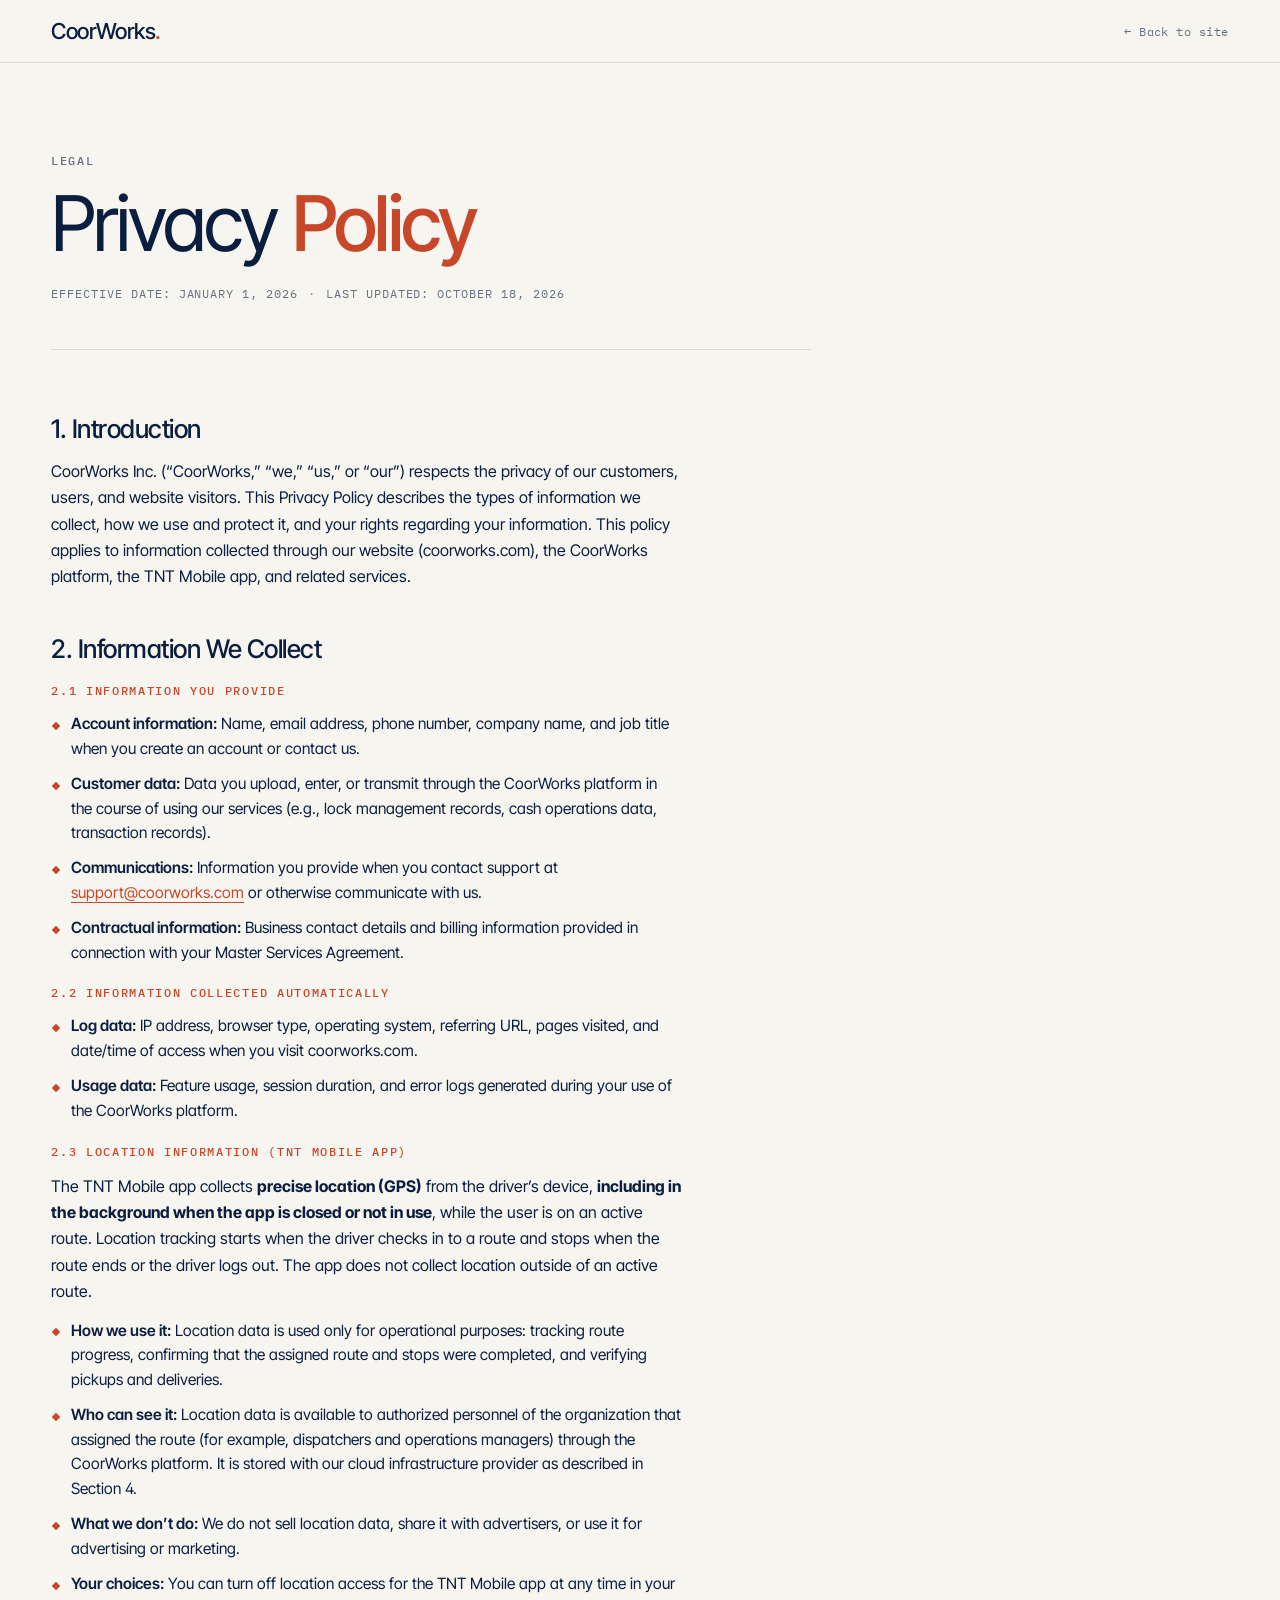
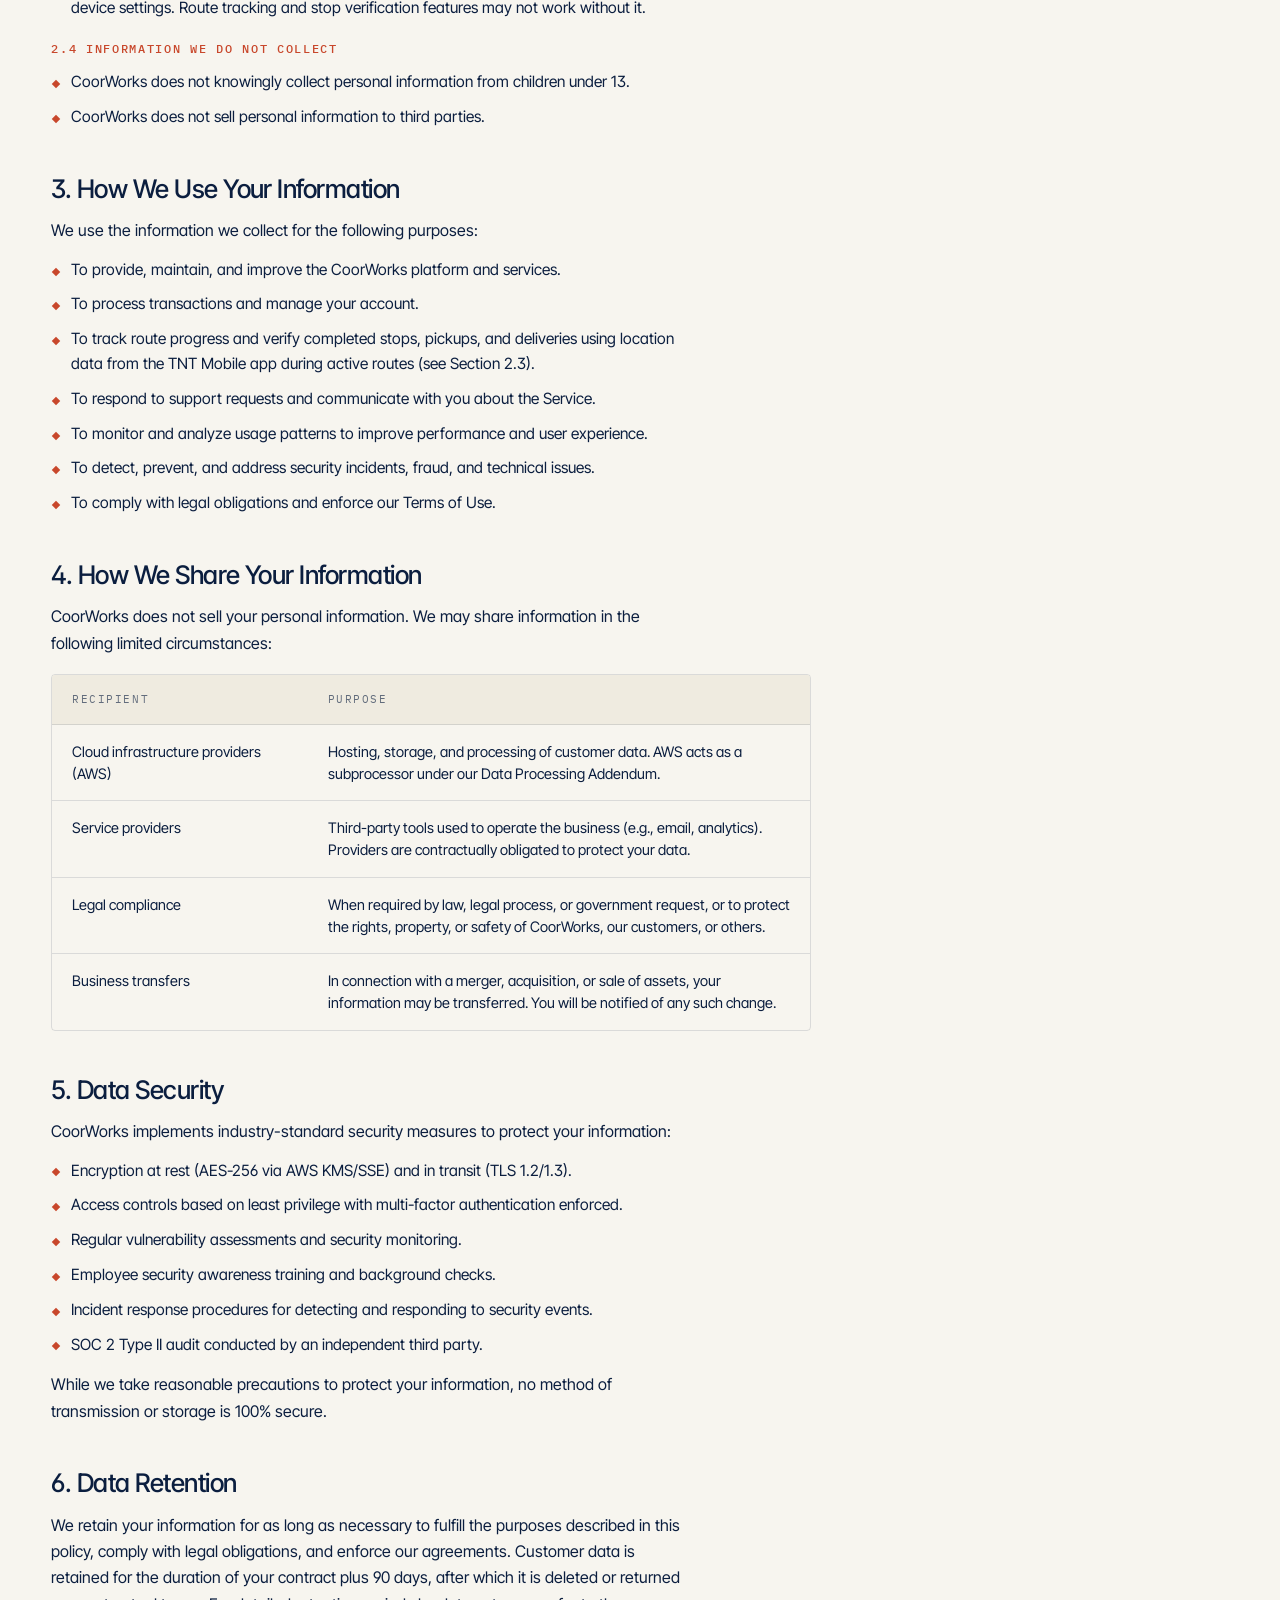
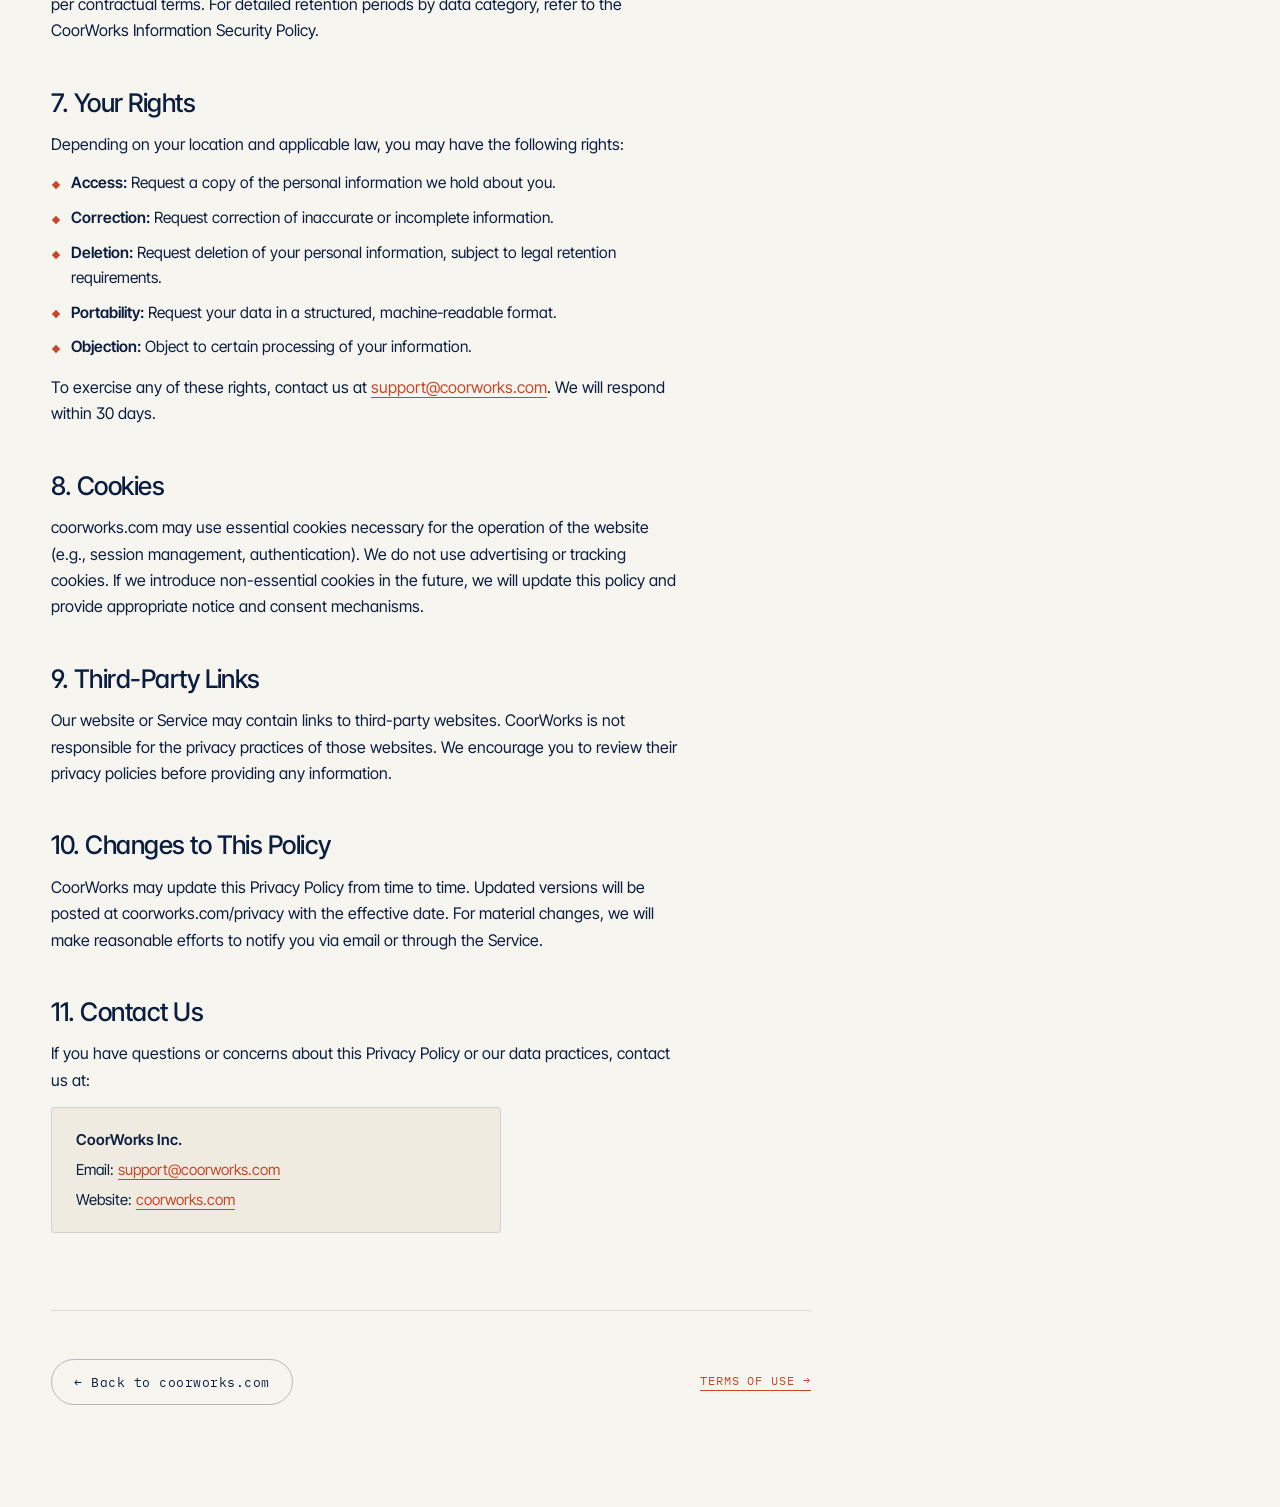
<file: privacy.html>
<!doctype html>
<html lang="en">
<head>
<meta charset="utf-8"/>
<meta name="viewport" content="width=device-width,initial-scale=1"/>
<title>Privacy Policy — CoorWorks</title>
<link rel="icon" type="image/png" sizes="32x32" href="assets/favicon-32.png?v=2"/>
<link rel="icon" type="image/png" sizes="16x16" href="assets/favicon-16.png?v=2"/>
<link rel="apple-touch-icon" sizes="180x180" href="assets/apple-touch-icon.png?v=2"/>
<link rel="preconnect" href="https://fonts.googleapis.com"/>
<link rel="preconnect" href="https://fonts.gstatic.com" crossorigin/>
<link href="https://fonts.googleapis.com/css2?family=Inter+Tight:wght@300;400;500;600;700;800&family=IBM+Plex+Mono:wght@400;500;600&family=Instrument+Serif:ital@0;1&display=swap" rel="stylesheet"/>
<link rel="stylesheet" href="styles.css?v=5"/>
<link rel="stylesheet" href="legal.css?v=1"/>
</head>
<body class="legal-body">
  <header class="legal-nav">
    <div class="container legal-nav__inner">
      <a class="legal-nav__home" href="index.html" aria-label="CoorWorks home">
        <span class="legal-nav__wordmark">CoorWorks<span class="accent">.</span></span>
      </a>
      <a class="legal-nav__back" href="index.html">← Back to site</a>
    </div>
  </header>

  <main class="legal">
    <div class="container">
      <div class="legal__head">
        <div class="eyebrow">Legal</div>
        <h1 class="legal__title">Privacy <span class="accent">Policy</span></h1>
        <div class="legal__meta">
          <span>Effective Date: January 1, 2026</span>
          <span class="sep">·</span>
          <span>Last Updated: October 18, 2026</span>
        </div>
      </div>

      <div class="legal__body">
        <section>
          <h2>1. Introduction</h2>
          <p>CoorWorks Inc. (&ldquo;CoorWorks,&rdquo; &ldquo;we,&rdquo; &ldquo;us,&rdquo; or &ldquo;our&rdquo;) respects the privacy of our customers, users, and website visitors. This Privacy Policy describes the types of information we collect, how we use and protect it, and your rights regarding your information. This policy applies to information collected through our website (coorworks.com), the CoorWorks platform, the TNT Mobile app, and related services.</p>
        </section>

        <section>
          <h2>2. Information We Collect</h2>
          <h3>2.1 Information You Provide</h3>
          <ul>
            <li><strong>Account information:</strong> Name, email address, phone number, company name, and job title when you create an account or contact us.</li>
            <li><strong>Customer data:</strong> Data you upload, enter, or transmit through the CoorWorks platform in the course of using our services (e.g., lock management records, cash operations data, transaction records).</li>
            <li><strong>Communications:</strong> Information you provide when you contact support at <a href="mailto:support@coorworks.com">support@coorworks.com</a> or otherwise communicate with us.</li>
            <li><strong>Contractual information:</strong> Business contact details and billing information provided in connection with your Master Services Agreement.</li>
          </ul>
          <h3>2.2 Information Collected Automatically</h3>
          <ul>
            <li><strong>Log data:</strong> IP address, browser type, operating system, referring URL, pages visited, and date/time of access when you visit coorworks.com.</li>
            <li><strong>Usage data:</strong> Feature usage, session duration, and error logs generated during your use of the CoorWorks platform.</li>
          </ul>
          <h3>2.3 Location Information (TNT Mobile App)</h3>
          <p>The TNT Mobile app collects <strong>precise location (GPS)</strong> from the driver&rsquo;s device, <strong>including in the background when the app is closed or not in use</strong>, while the user is on an active route. Location tracking starts when the driver checks in to a route and stops when the route ends or the driver logs out. The app does not collect location outside of an active route.</p>
          <ul>
            <li><strong>How we use it:</strong> Location data is used only for operational purposes: tracking route progress, confirming that the assigned route and stops were completed, and verifying pickups and deliveries.</li>
            <li><strong>Who can see it:</strong> Location data is available to authorized personnel of the organization that assigned the route (for example, dispatchers and operations managers) through the CoorWorks platform. It is stored with our cloud infrastructure provider as described in Section 4.</li>
            <li><strong>What we don&rsquo;t do:</strong> We do not sell location data, share it with advertisers, or use it for advertising or marketing.</li>
            <li><strong>Your choices:</strong> You can turn off location access for the TNT Mobile app at any time in your device settings. Route tracking and stop verification features may not work without it.</li>
          </ul>
          <h3>2.4 Information We Do Not Collect</h3>
          <ul>
            <li>CoorWorks does not knowingly collect personal information from children under 13.</li>
            <li>CoorWorks does not sell personal information to third parties.</li>
          </ul>
        </section>

        <section>
          <h2>3. How We Use Your Information</h2>
          <p>We use the information we collect for the following purposes:</p>
          <ul>
            <li>To provide, maintain, and improve the CoorWorks platform and services.</li>
            <li>To process transactions and manage your account.</li>
            <li>To track route progress and verify completed stops, pickups, and deliveries using location data from the TNT Mobile app during active routes (see Section 2.3).</li>
            <li>To respond to support requests and communicate with you about the Service.</li>
            <li>To monitor and analyze usage patterns to improve performance and user experience.</li>
            <li>To detect, prevent, and address security incidents, fraud, and technical issues.</li>
            <li>To comply with legal obligations and enforce our Terms of Use.</li>
          </ul>
        </section>

        <section>
          <h2>4. How We Share Your Information</h2>
          <p>CoorWorks does not sell your personal information. We may share information in the following limited circumstances:</p>
          <div class="legal__table">
            <div class="legal__table-row legal__table-row--head">
              <div>Recipient</div>
              <div>Purpose</div>
            </div>
            <div class="legal__table-row">
              <div>Cloud infrastructure providers (AWS)</div>
              <div>Hosting, storage, and processing of customer data. AWS acts as a subprocessor under our Data Processing Addendum.</div>
            </div>
            <div class="legal__table-row">
              <div>Service providers</div>
              <div>Third-party tools used to operate the business (e.g., email, analytics). Providers are contractually obligated to protect your data.</div>
            </div>
            <div class="legal__table-row">
              <div>Legal compliance</div>
              <div>When required by law, legal process, or government request, or to protect the rights, property, or safety of CoorWorks, our customers, or others.</div>
            </div>
            <div class="legal__table-row">
              <div>Business transfers</div>
              <div>In connection with a merger, acquisition, or sale of assets, your information may be transferred. You will be notified of any such change.</div>
            </div>
          </div>
        </section>

        <section>
          <h2>5. Data Security</h2>
          <p>CoorWorks implements industry-standard security measures to protect your information:</p>
          <ul>
            <li>Encryption at rest (AES-256 via AWS KMS/SSE) and in transit (TLS 1.2/1.3).</li>
            <li>Access controls based on least privilege with multi-factor authentication enforced.</li>
            <li>Regular vulnerability assessments and security monitoring.</li>
            <li>Employee security awareness training and background checks.</li>
            <li>Incident response procedures for detecting and responding to security events.</li>
            <li>SOC 2 Type II audit conducted by an independent third party.</li>
          </ul>
          <p>While we take reasonable precautions to protect your information, no method of transmission or storage is 100% secure.</p>
        </section>

        <section>
          <h2>6. Data Retention</h2>
          <p>We retain your information for as long as necessary to fulfill the purposes described in this policy, comply with legal obligations, and enforce our agreements. Customer data is retained for the duration of your contract plus 90 days, after which it is deleted or returned per contractual terms. For detailed retention periods by data category, refer to the CoorWorks Information Security Policy.</p>
        </section>

        <section>
          <h2>7. Your Rights</h2>
          <p>Depending on your location and applicable law, you may have the following rights:</p>
          <ul>
            <li><strong>Access:</strong> Request a copy of the personal information we hold about you.</li>
            <li><strong>Correction:</strong> Request correction of inaccurate or incomplete information.</li>
            <li><strong>Deletion:</strong> Request deletion of your personal information, subject to legal retention requirements.</li>
            <li><strong>Portability:</strong> Request your data in a structured, machine-readable format.</li>
            <li><strong>Objection:</strong> Object to certain processing of your information.</li>
          </ul>
          <p>To exercise any of these rights, contact us at <a href="mailto:support@coorworks.com">support@coorworks.com</a>. We will respond within 30 days.</p>
        </section>

        <section>
          <h2>8. Cookies</h2>
          <p>coorworks.com may use essential cookies necessary for the operation of the website (e.g., session management, authentication). We do not use advertising or tracking cookies. If we introduce non-essential cookies in the future, we will update this policy and provide appropriate notice and consent mechanisms.</p>
        </section>

        <section>
          <h2>9. Third-Party Links</h2>
          <p>Our website or Service may contain links to third-party websites. CoorWorks is not responsible for the privacy practices of those websites. We encourage you to review their privacy policies before providing any information.</p>
        </section>

        <section>
          <h2>10. Changes to This Policy</h2>
          <p>CoorWorks may update this Privacy Policy from time to time. Updated versions will be posted at coorworks.com/privacy with the effective date. For material changes, we will make reasonable efforts to notify you via email or through the Service.</p>
        </section>

        <section>
          <h2>11. Contact Us</h2>
          <p>If you have questions or concerns about this Privacy Policy or our data practices, contact us at:</p>
          <div class="legal__contact">
            <div><strong>CoorWorks Inc.</strong></div>
            <div>Email: <a href="mailto:support@coorworks.com">support@coorworks.com</a></div>
            <div>Website: <a href="https://coorworks.com">coorworks.com</a></div>
          </div>
        </section>
      </div>

      <div class="legal__foot">
        <a class="btn btn--ghost" href="index.html">← Back to coorworks.com</a>
        <a class="legal__cross" href="terms.html">Terms of Use →</a>
      </div>
    </div>
  </main>
</body>
</html>
</file>
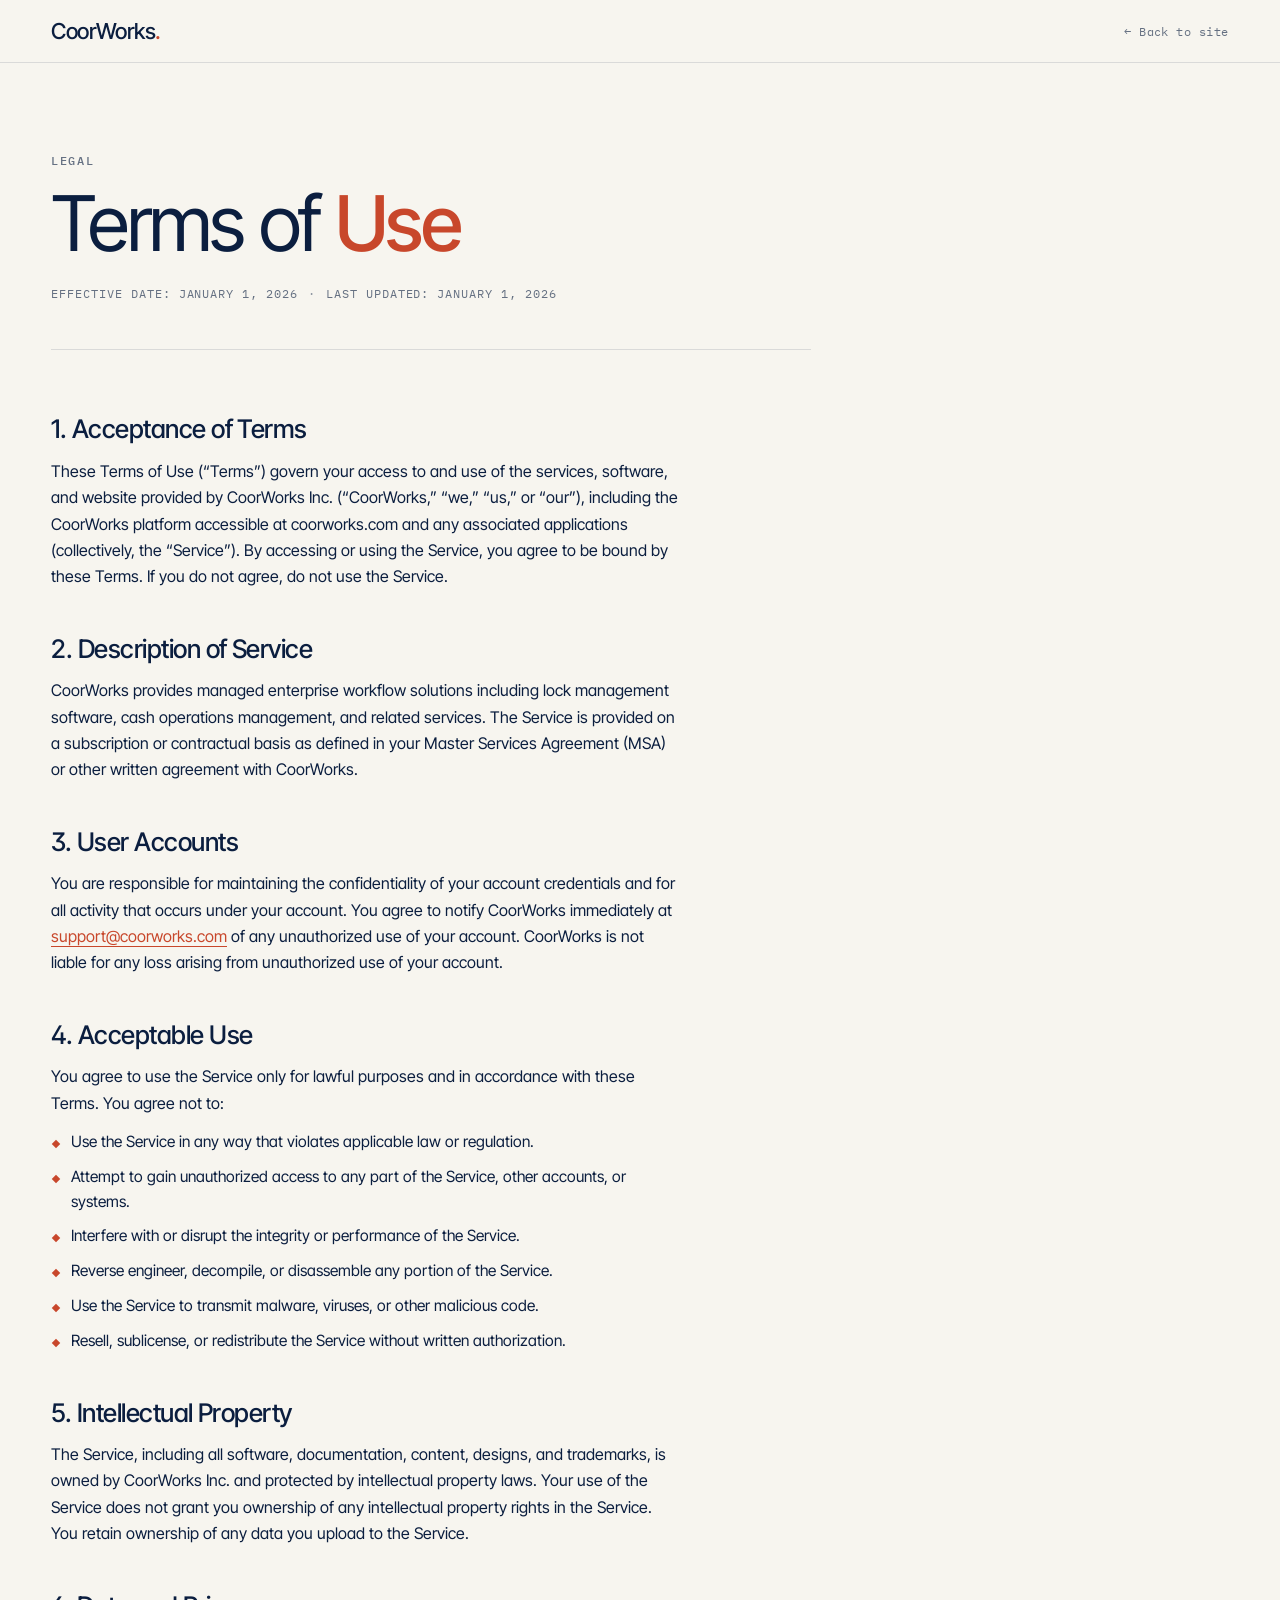
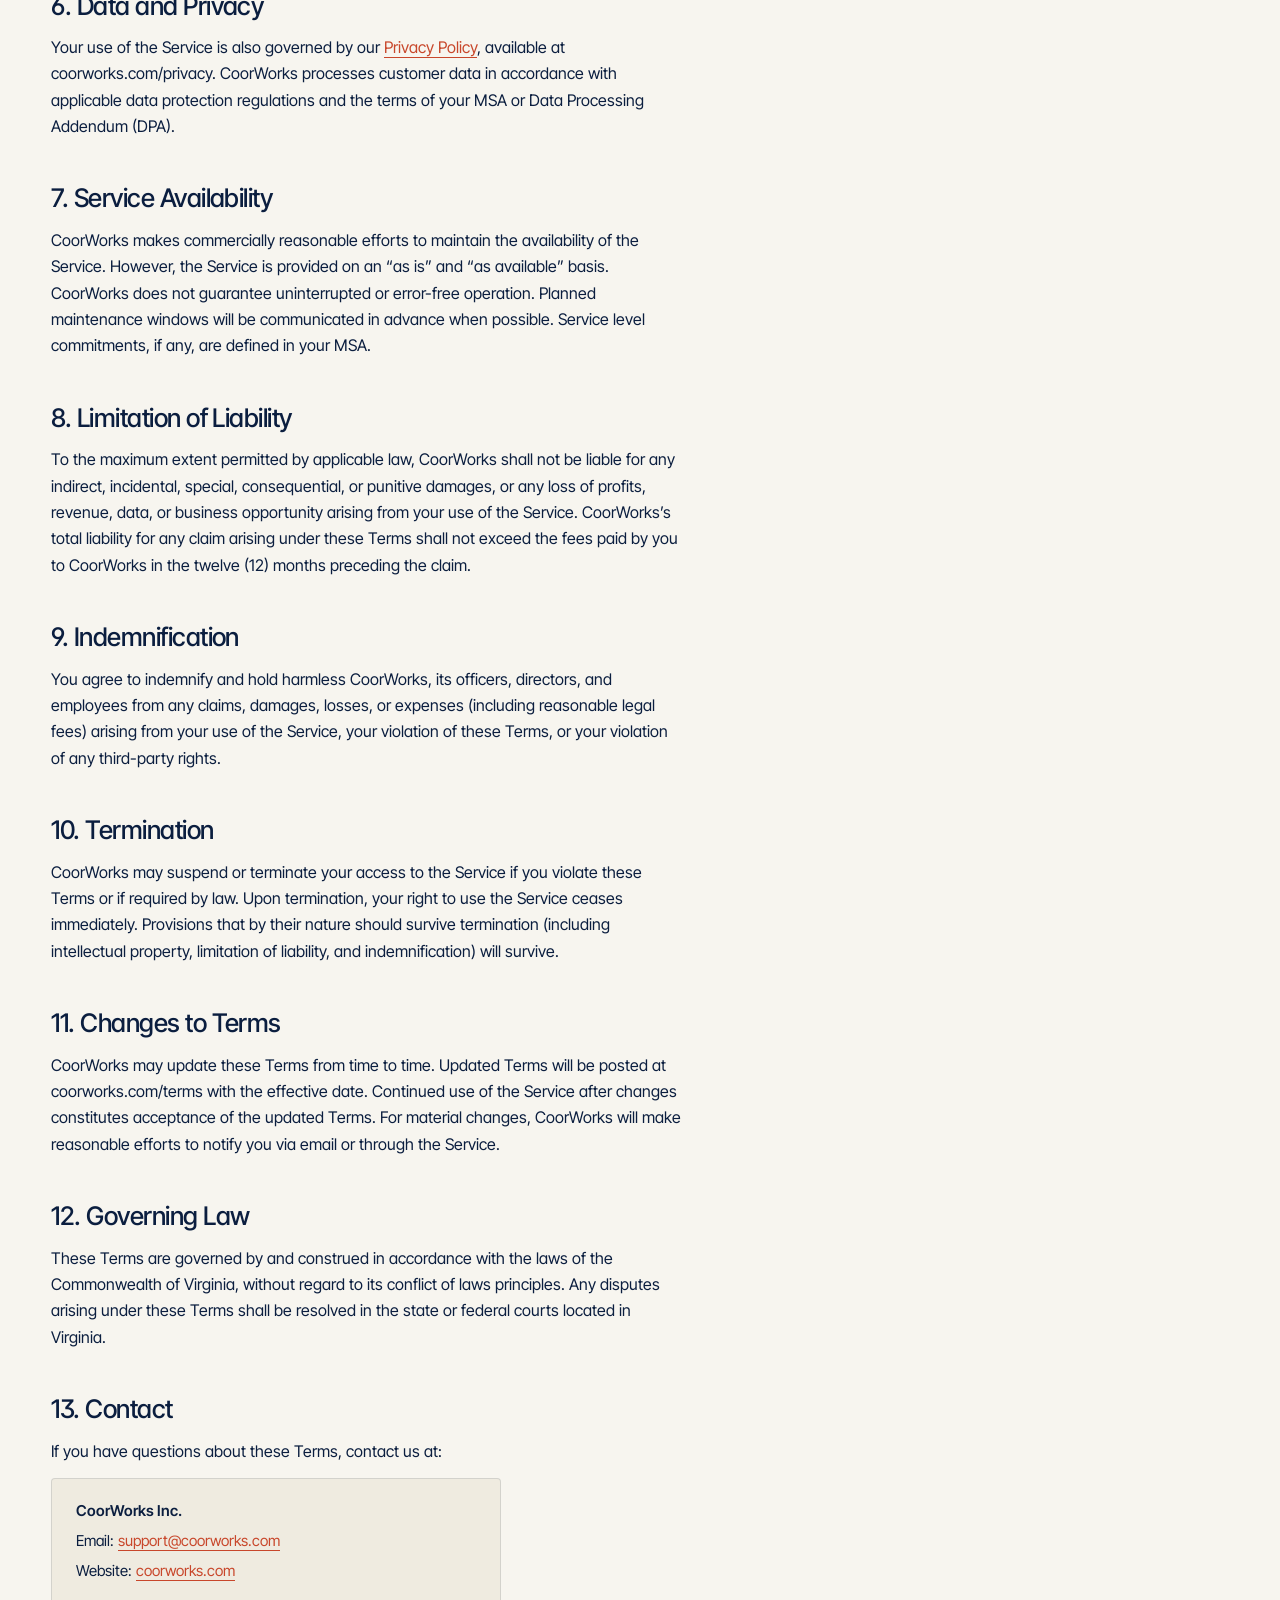
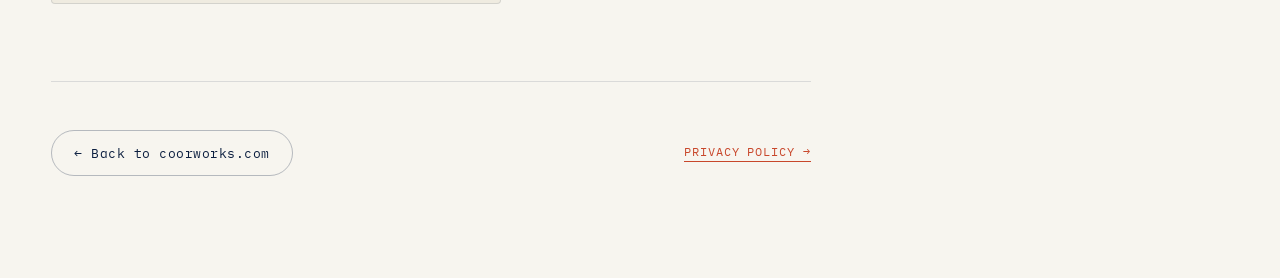
<file: terms.html>
<!doctype html>
<html lang="en">
<head>
<meta charset="utf-8"/>
<meta name="viewport" content="width=device-width,initial-scale=1"/>
<title>Terms of Use — CoorWorks</title>
<link rel="icon" type="image/png" sizes="32x32" href="assets/favicon-32.png?v=2"/>
<link rel="icon" type="image/png" sizes="16x16" href="assets/favicon-16.png?v=2"/>
<link rel="apple-touch-icon" sizes="180x180" href="assets/apple-touch-icon.png?v=2"/>
<link rel="preconnect" href="https://fonts.googleapis.com"/>
<link rel="preconnect" href="https://fonts.gstatic.com" crossorigin/>
<link href="https://fonts.googleapis.com/css2?family=Inter+Tight:wght@300;400;500;600;700;800&family=IBM+Plex+Mono:wght@400;500;600&family=Instrument+Serif:ital@0;1&display=swap" rel="stylesheet"/>
<link rel="stylesheet" href="styles.css?v=5"/>
<link rel="stylesheet" href="legal.css?v=1"/>
</head>
<body class="legal-body">
  <header class="legal-nav">
    <div class="container legal-nav__inner">
      <a class="legal-nav__home" href="index.html" aria-label="CoorWorks home">
        <span class="legal-nav__wordmark">CoorWorks<span class="accent">.</span></span>
      </a>
      <a class="legal-nav__back" href="index.html">← Back to site</a>
    </div>
  </header>

  <main class="legal">
    <div class="container">
      <div class="legal__head">
        <div class="eyebrow">Legal</div>
        <h1 class="legal__title">Terms of <span class="accent">Use</span></h1>
        <div class="legal__meta">
          <span>Effective Date: January 1, 2026</span>
          <span class="sep">·</span>
          <span>Last Updated: January 1, 2026</span>
        </div>
      </div>

      <div class="legal__body">
        <section>
          <h2>1. Acceptance of Terms</h2>
          <p>These Terms of Use (&ldquo;Terms&rdquo;) govern your access to and use of the services, software, and website provided by CoorWorks Inc. (&ldquo;CoorWorks,&rdquo; &ldquo;we,&rdquo; &ldquo;us,&rdquo; or &ldquo;our&rdquo;), including the CoorWorks platform accessible at coorworks.com and any associated applications (collectively, the &ldquo;Service&rdquo;). By accessing or using the Service, you agree to be bound by these Terms. If you do not agree, do not use the Service.</p>
        </section>

        <section>
          <h2>2. Description of Service</h2>
          <p>CoorWorks provides managed enterprise workflow solutions including lock management software, cash operations management, and related services. The Service is provided on a subscription or contractual basis as defined in your Master Services Agreement (MSA) or other written agreement with CoorWorks.</p>
        </section>

        <section>
          <h2>3. User Accounts</h2>
          <p>You are responsible for maintaining the confidentiality of your account credentials and for all activity that occurs under your account. You agree to notify CoorWorks immediately at <a href="mailto:support@coorworks.com">support@coorworks.com</a> of any unauthorized use of your account. CoorWorks is not liable for any loss arising from unauthorized use of your account.</p>
        </section>

        <section>
          <h2>4. Acceptable Use</h2>
          <p>You agree to use the Service only for lawful purposes and in accordance with these Terms. You agree not to:</p>
          <ul>
            <li>Use the Service in any way that violates applicable law or regulation.</li>
            <li>Attempt to gain unauthorized access to any part of the Service, other accounts, or systems.</li>
            <li>Interfere with or disrupt the integrity or performance of the Service.</li>
            <li>Reverse engineer, decompile, or disassemble any portion of the Service.</li>
            <li>Use the Service to transmit malware, viruses, or other malicious code.</li>
            <li>Resell, sublicense, or redistribute the Service without written authorization.</li>
          </ul>
        </section>

        <section>
          <h2>5. Intellectual Property</h2>
          <p>The Service, including all software, documentation, content, designs, and trademarks, is owned by CoorWorks Inc. and protected by intellectual property laws. Your use of the Service does not grant you ownership of any intellectual property rights in the Service. You retain ownership of any data you upload to the Service.</p>
        </section>

        <section>
          <h2>6. Data and Privacy</h2>
          <p>Your use of the Service is also governed by our <a href="privacy.html">Privacy Policy</a>, available at coorworks.com/privacy. CoorWorks processes customer data in accordance with applicable data protection regulations and the terms of your MSA or Data Processing Addendum (DPA).</p>
        </section>

        <section>
          <h2>7. Service Availability</h2>
          <p>CoorWorks makes commercially reasonable efforts to maintain the availability of the Service. However, the Service is provided on an &ldquo;as is&rdquo; and &ldquo;as available&rdquo; basis. CoorWorks does not guarantee uninterrupted or error-free operation. Planned maintenance windows will be communicated in advance when possible. Service level commitments, if any, are defined in your MSA.</p>
        </section>

        <section>
          <h2>8. Limitation of Liability</h2>
          <p>To the maximum extent permitted by applicable law, CoorWorks shall not be liable for any indirect, incidental, special, consequential, or punitive damages, or any loss of profits, revenue, data, or business opportunity arising from your use of the Service. CoorWorks&rsquo;s total liability for any claim arising under these Terms shall not exceed the fees paid by you to CoorWorks in the twelve (12) months preceding the claim.</p>
        </section>

        <section>
          <h2>9. Indemnification</h2>
          <p>You agree to indemnify and hold harmless CoorWorks, its officers, directors, and employees from any claims, damages, losses, or expenses (including reasonable legal fees) arising from your use of the Service, your violation of these Terms, or your violation of any third-party rights.</p>
        </section>

        <section>
          <h2>10. Termination</h2>
          <p>CoorWorks may suspend or terminate your access to the Service if you violate these Terms or if required by law. Upon termination, your right to use the Service ceases immediately. Provisions that by their nature should survive termination (including intellectual property, limitation of liability, and indemnification) will survive.</p>
        </section>

        <section>
          <h2>11. Changes to Terms</h2>
          <p>CoorWorks may update these Terms from time to time. Updated Terms will be posted at coorworks.com/terms with the effective date. Continued use of the Service after changes constitutes acceptance of the updated Terms. For material changes, CoorWorks will make reasonable efforts to notify you via email or through the Service.</p>
        </section>

        <section>
          <h2>12. Governing Law</h2>
          <p>These Terms are governed by and construed in accordance with the laws of the Commonwealth of Virginia, without regard to its conflict of laws principles. Any disputes arising under these Terms shall be resolved in the state or federal courts located in Virginia.</p>
        </section>

        <section>
          <h2>13. Contact</h2>
          <p>If you have questions about these Terms, contact us at:</p>
          <div class="legal__contact">
            <div><strong>CoorWorks Inc.</strong></div>
            <div>Email: <a href="mailto:support@coorworks.com">support@coorworks.com</a></div>
            <div>Website: <a href="https://coorworks.com">coorworks.com</a></div>
          </div>
        </section>
      </div>

      <div class="legal__foot">
        <a class="btn btn--ghost" href="index.html">← Back to coorworks.com</a>
        <a class="legal__cross" href="privacy.html">Privacy Policy →</a>
      </div>
    </div>
  </main>
</body>
</html>
</file>
<file: styles.css>
/* ——— CoorWorks — Market Optimizing Solutions ——————————————————————— */
:root {
  --ink: #0B1E3F;          /* deep navy from logo */
  --ink-2: #12294E;
  --ink-3: #1E3560;
  --paper: #F7F5EF;        /* warm off-white */
  --paper-2: #EFEBE0;
  --paper-3: #E4DFD1;
  --line: rgba(11, 30, 63, 0.12);
  --line-strong: rgba(11, 30, 63, 0.28);
  --mute: rgba(11, 30, 63, 0.62);
  --mute-2: rgba(11, 30, 63, 0.45);
  --accent: #C8472B;       /* tweakable */
  --accent-ink: #FFFFFF;
  --radius: 2px;
  --maxw: 1360px;
  --pad: clamp(20px, 4vw, 72px);

  --mono: 'IBM Plex Mono', ui-monospace, Menlo, monospace;
  --sans: 'Inter Tight', -apple-system, BlinkMacSystemFont, 'Segoe UI', sans-serif;
  --serif: 'Instrument Serif', 'Times New Roman', serif;
}

* { box-sizing: border-box; }
html, body { margin: 0; padding: 0; }
html { scroll-behavior: smooth; }
body {
  font-family: var(--sans);
  background: var(--paper);
  color: var(--ink);
  -webkit-font-smoothing: antialiased;
  text-rendering: optimizeLegibility;
  font-feature-settings: "ss01", "cv11";
  overflow-x: hidden;
}

a { color: inherit; text-decoration: none; }
button { font: inherit; color: inherit; background: none; border: 0; cursor: pointer; padding: 0; }

/* ——— Type scale ———————————————————————————————————————————— */
.mono { font-family: var(--mono); font-weight: 500; letter-spacing: -0.01em; }
.serif { font-family: var(--serif); font-style: italic; }
.eyebrow {
  font-family: var(--mono);
  font-size: 11.5px;
  letter-spacing: 0.14em;
  text-transform: uppercase;
  font-weight: 500;
  color: var(--mute);
}
.eyebrow .num { color: var(--ink); margin-right: 8px; font-weight: 600; }

h1, h2, h3, h4 { font-family: var(--sans); font-weight: 500; letter-spacing: -0.025em; margin: 0; }

/* ——— Shared layout ———————————————————————————————————————— */
.container { max-width: var(--maxw); margin: 0 auto; padding: 0 var(--pad); }
.section { padding: clamp(80px, 10vw, 140px) 0; position: relative; }
.section--ink { background: var(--ink); color: var(--paper); }
.section--ink .eyebrow { color: rgba(247,245,239,0.55); }
.section--ink .eyebrow .num { color: var(--paper); }
.section--paper2 { background: var(--paper-2); }

.grid-bg {
  position: absolute; inset: 0;
  background-image:
    linear-gradient(to right, var(--line) 1px, transparent 1px),
    linear-gradient(to bottom, var(--line) 1px, transparent 1px);
  background-size: 80px 80px;
  pointer-events: none;
  mask-image: radial-gradient(ellipse at center, black 20%, transparent 80%);
  opacity: 0.7;
}
.section--ink .grid-bg {
  background-image:
    linear-gradient(to right, rgba(255,255,255,0.05) 1px, transparent 1px),
    linear-gradient(to bottom, rgba(255,255,255,0.05) 1px, transparent 1px);
}

/* ——— Nav ———————————————————————————————————————————————————— */
.nav {
  position: fixed; top: 0; left: 0; right: 0;
  z-index: 50;
  background: rgba(247, 245, 239, 0.85);
  backdrop-filter: saturate(1.2) blur(14px);
  -webkit-backdrop-filter: saturate(1.2) blur(14px);
  border-bottom: 1px solid transparent;
  transition: border-color .2s, background .2s;
}
.nav.scrolled { border-bottom-color: var(--line); }
.nav__inner {
  max-width: var(--maxw);
  margin: 0 auto;
  padding: 16px var(--pad) 12px;
  display: flex; align-items: center; justify-content: space-between; gap: 24px;
}
.nav__logo {
  display: flex; flex-direction: row; align-items: center; gap: 12px;
  line-height: 1;
}
.nav__logo img { height: 38px; width: auto; display: block; }
.nav__tagline {
  font-family: var(--sans);
  font-size: 16px;
  font-weight: 400;
  color: #4EA5C7;
  letter-spacing: -0.005em;
  padding-left: 14px;
  border-left: 1px solid var(--line);
  line-height: 1.15;
  white-space: nowrap;
}
.nav__links { display: flex; gap: 4px; align-items: center; margin-left: auto; }
.nav__link {
  font-family: var(--mono);
  font-size: 12px;
  letter-spacing: 0.04em;
  padding: 8px 14px;
  color: var(--ink);
  border-radius: 999px;
  position: relative;
}
.nav__link:hover { background: var(--paper-3); }
.nav__link .dot {
  display: inline-block; width: 4px; height: 4px; border-radius: 50%;
  background: var(--accent); margin-right: 8px; opacity: 0;
  transform: translateY(-1px);
  transition: opacity .2s;
}
.nav__link.active .dot { opacity: 1; }
.nav__cta {
  font-family: var(--mono);
  font-size: 12px;
  letter-spacing: 0.04em;
  padding: 9px 16px;
  background: var(--ink);
  color: var(--paper);
  border-radius: 999px;
  transition: background .2s;
  white-space: nowrap;
  flex-shrink: 0;
}
.nav__cta:hover { background: var(--accent); color: var(--accent-ink); }
@media (max-width: 820px) {
  .nav__links { display: none; }
}

/* Secondary strip: Falls Church status pill, right-aligned below nav */
.nav__strip {
  max-width: var(--maxw);
  margin: 0 auto;
  padding: 8px var(--pad) 10px;
  display: flex;
  justify-content: flex-end;
}
.nav__strip-badge {
  display: inline-flex; align-items: center; gap: 10px;
  padding: 5px 12px 5px 10px;
  border: 1px solid var(--line-strong);
  border-radius: 999px;
  background: rgba(255,255,255,0.6);
  backdrop-filter: blur(8px);
  -webkit-backdrop-filter: blur(8px);
}
.nav__strip-badge .pulse {
  width: 6px; height: 6px; border-radius: 50%; background: var(--accent);
  box-shadow: 0 0 0 0 var(--accent);
  animation: heroPulse 2.4s infinite;
}
.nav__strip-badge .mono {
  font-size: 10.5px; letter-spacing: 0.14em; text-transform: uppercase;
  font-weight: 500;
}
@keyframes heroPulse {
  0%   { box-shadow: 0 0 0 0 color-mix(in oklab, var(--accent) 60%, transparent); }
  70%  { box-shadow: 0 0 0 8px  color-mix(in oklab, var(--accent) 0%, transparent); }
  100% { box-shadow: 0 0 0 0 color-mix(in oklab, var(--accent) 0%, transparent); }
}
@media (max-width: 620px) { .nav__strip { display: none; } }

/* ——— Hero ———————————————————————————————————————————————————— */
.hero {
  min-height: 100svh;
  padding: 150px 0 80px;
  position: relative;
  display: flex; align-items: flex-start;
  overflow: hidden;
}
.hero__inner {
  position: relative; z-index: 2;
  max-width: var(--maxw);
  margin: 0 auto;
  padding: 0 var(--pad);
  width: 100%;
  display: flex;
  flex-direction: column;
  align-items: center;
  text-align: center;
}

.hero__title {
  font-size: clamp(30px, 6.3vw, 100px);
  line-height: 1;
  letter-spacing: -0.035em;
  font-weight: 400;
  color: var(--ink);
  width: 100%;
  text-wrap: balance;
}
@media (max-width: 860px) {
  .hero__title { font-size: clamp(28px, 6.6vw, 48px); }
}
.hero__title .serif { font-weight: 400; }
.hero__title .accent { color: var(--accent); font-weight: 500; }
.hero__title .hero__highlight {
  color: inherit;
  font-weight: inherit;
  font-style: normal;
}

.hero__sub {
  margin-top: 18px;
  font-size: clamp(16px, 1.35vw, 20px);
  font-weight: 400;
  color: var(--ink);
  max-width: 60ch;
}

/* ——— Hero chart block ——————————————————————————————————————— */
.hero__chart-wrap {
  margin-top: 32px;
  width: 100%;
  max-width: 1100px;
  position: relative;
  background: transparent;
}
.hero-chart {
  width: 100%;
  height: auto;
  display: block;
}
.hero__scope-row {
  position: absolute;
  top: 24px;
  left: 0; right: 0;
  z-index: 3;
  display: flex;
  justify-content: center;
  align-items: baseline;
  gap: 14px;
  padding: 0 80px;
  font-size: clamp(14px, 1.3vw, 18px);
  color: var(--ink);
  flex-wrap: wrap;
}
.hero__scope-item {
  font-weight: 500;
  letter-spacing: -0.01em;
  transition: color .18s;
  cursor: default;
}
.hero__scope-item:hover { color: var(--accent); }
.hero__scope-sep {
  color: var(--mute-2);
  font-weight: 400;
}

/* Sample Deliverables pill bar — overlays bottom of chart, links to breakthroughs */
.hero__deliverables {
  position: absolute;
  bottom: 22px;
  left: 50%;
  transform: translateX(-50%);
  display: block;
  width: min(720px, 86%);
  z-index: 3;
  filter: drop-shadow(0 10px 28px rgba(11, 30, 63, 0.35));
  transition: transform .2s, filter .2s;
}
.hero__deliverables img {
  display: block;
  width: 100%;
  height: auto;
}
.hero__deliverables:hover {
  transform: translateX(-50%) translateY(-2px);
  filter: drop-shadow(0 14px 34px rgba(11, 30, 63, 0.42));
}
.hero__deliverables-hot {
  position: absolute;
  top: 6%;
  bottom: 6%;
  display: block;
  border-radius: 8px;
  cursor: pointer;
  transition: background .18s;
}
.hero__deliverables-hot span {
  position: absolute;
  width: 1px; height: 1px;
  overflow: hidden;
  clip: rect(0 0 0 0);
}
.hero__deliverables-hot:hover {
  background: rgba(200, 71, 43, 0.18);
}

.hero__ctas { margin-top: 44px; display: flex; gap: 12px; flex-wrap: wrap; align-items: center; justify-content: center; }
.btn {
  font-family: var(--mono);
  font-size: 12.5px;
  letter-spacing: 0.04em;
  padding: 14px 22px;
  border-radius: 999px;
  display: inline-flex; align-items: center; gap: 10px;
  transition: transform .15s ease, background .2s, color .2s;
  border: 1px solid transparent;
}
.btn:active { transform: translateY(1px); }
.btn--primary { background: var(--ink); color: var(--paper); }
.btn--primary:hover { background: var(--accent); color: var(--accent-ink); }
.btn--cw { background: #4EA5C7; color: #fff; border-color: #4EA5C7; box-shadow: 0 4px 14px -4px rgba(78,165,199,0.45); }
.btn--cw:hover { background: #3A8FB0; border-color: #3A8FB0; color: #fff; }
.btn--ghost { background: transparent; color: var(--ink); border-color: var(--line-strong); }
.btn--ghost:hover { background: var(--ink); color: var(--paper); border-color: var(--ink); }
.btn--on-ink { background: var(--paper); color: var(--ink); }
.btn--on-ink:hover { background: var(--accent); color: var(--accent-ink); }
.btn svg { width: 14px; height: 14px; }

/* ——— Capabilities ———————————————————————————————————————————— */
.section-head {
  display: grid;
  grid-template-columns: 280px 1fr;
  gap: 60px;
  align-items: end;
  margin-bottom: 64px;
}
@media (max-width: 820px) {
  .section-head { grid-template-columns: 1fr; gap: 24px; }
}
.section-head__title {
  font-size: clamp(32px, 4.2vw, 60px);
  line-height: 1.02;
  letter-spacing: -0.03em;
  font-weight: 400;
  max-width: 20ch;
}
.section-head__title .accent { color: var(--accent); }
.section-head__meta { display: flex; flex-direction: column; gap: 16px; }
.section-head__lede {
  font-size: 17px; line-height: 1.5; color: var(--mute); max-width: 52ch;
}
.section--ink .section-head__lede { color: rgba(247,245,239,0.68); }

.cap-grid {
  display: grid;
  grid-template-columns: repeat(4, 1fr);
  border-top: 1px solid var(--line);
  border-left: 1px solid var(--line);
}
@media (max-width: 1040px) { .cap-grid { grid-template-columns: repeat(3, 1fr); } }
@media (max-width: 720px)  { .cap-grid { grid-template-columns: repeat(2, 1fr); } }
.cap-cell {
  position: relative;
  padding: 28px 22px 26px;
  border-right: 1px solid var(--line);
  border-bottom: 1px solid var(--line);
  min-height: 160px;
  display: flex; flex-direction: column; justify-content: space-between;
  text-align: left;
  cursor: pointer;
  transition: background .2s, color .2s;
  overflow: hidden;
}
.cap-cell::before {
  content: "";
  position: absolute; inset: 0;
  background: var(--ink);
  transform: scaleY(0); transform-origin: bottom;
  transition: transform .35s cubic-bezier(.7,0,.2,1);
  z-index: 0;
}
.cap-cell:hover::before { transform: scaleY(1); }
.cap-cell:hover { color: var(--paper); }
.cap-cell > * { position: relative; z-index: 1; }
.cap-cell__num {
  font-family: var(--mono);
  font-size: 10.5px; letter-spacing: 0.14em; text-transform: uppercase;
  color: var(--mute);
  transition: color .2s;
}
.cap-cell:hover .cap-cell__num { color: rgba(247,245,239,0.55); }
.cap-cell__title {
  font-size: 19px;
  font-weight: 500;
  letter-spacing: -0.02em;
  line-height: 1.15;
  margin-top: 28px;
}
.cap-cell__sub {
  margin-top: 10px;
  font-size: 13px;
  line-height: 1.4;
  color: var(--mute);
  opacity: 0;
  max-height: 0;
  transition: opacity .3s, max-height .35s, color .2s;
}
.cap-cell:hover .cap-cell__sub {
  opacity: 1;
  max-height: 120px;
  color: rgba(247,245,239,0.68);
}

/* ——— Techniques (ink) grid — market-moving services ——— */
.tech-grid {
  display: grid;
  grid-template-columns: repeat(5, 1fr);
  border-top: 1px solid rgba(247,245,239,0.14);
  border-left: 1px solid rgba(247,245,239,0.14);
  position: relative;
  z-index: 1;
}
@media (max-width: 1100px) { .tech-grid { grid-template-columns: repeat(3, 1fr); } }
@media (max-width: 720px)  { .tech-grid { grid-template-columns: repeat(2, 1fr); } }
.tech-cell {
  position: relative;
  padding: 28px 22px 28px;
  border-right: 1px solid rgba(247,245,239,0.14);
  border-bottom: 1px solid rgba(247,245,239,0.14);
  min-height: 220px;
  display: flex; flex-direction: column; gap: 18px;
  transition: background .25s;
}
.tech-cell:hover { background: rgba(247,245,239,0.04); }
.tech-cell__num {
  font-family: var(--mono);
  font-size: 11px; letter-spacing: 0.16em;
  color: var(--accent);
  font-weight: 500;
}
.tech-cell__title {
  font-size: 17px;
  font-weight: 500;
  letter-spacing: -0.018em;
  line-height: 1.18;
  color: var(--paper);
}
.tech-cell__sub {
  margin-top: 4px;
  font-size: 13px;
  line-height: 1.45;
  color: rgba(247,245,239,0.6);
}

.cap-pills {
  margin-top: 28px;
  display: flex; gap: 10px; flex-wrap: wrap;
}
.cap-pill {
  font-family: var(--mono); font-size: 11.5px; letter-spacing: 0.04em;
  padding: 9px 16px;
  border: 1px solid var(--line-strong);
  border-radius: 999px;
  color: var(--ink);
  background: var(--paper);
}
.cap-pill--accent {
  background: var(--ink); color: var(--paper); border-color: var(--ink);
}

/* ——— Breakthroughs rotating carousel ———————————————————————— */
.bt {
  position: relative;
  padding: clamp(60px, 7vw, 100px) 0 clamp(48px, 6vw, 80px);
  overflow: hidden;
}
.bt__head {
  display: flex; align-items: end; justify-content: space-between; gap: 40px;
  margin-bottom: 36px; flex-wrap: wrap;
}
.bt__head-left { max-width: 640px; }
.bt__head-title {
  font-size: clamp(32px, 4.2vw, 60px);
  line-height: 1.02; letter-spacing: -0.03em; font-weight: 400;
  margin-top: 18px;
}
.bt__head-title .accent { color: var(--accent); }

.bt__tabs { display: flex; gap: 4px; flex-wrap: wrap; }
.bt__tab {
  font-family: var(--mono); font-size: 11.5px; letter-spacing: 0.08em;
  padding: 10px 14px; border-radius: 999px;
  border: 1px solid rgba(247,245,239,0.18);
  color: rgba(247,245,239,0.7);
  display: inline-flex; align-items: center; gap: 8px;
  transition: all .25s;
}
.bt__tab .mini-num {
  font-size: 9.5px; color: rgba(247,245,239,0.4);
}
.bt__tab.active {
  background: var(--paper); color: var(--ink); border-color: var(--paper);
}
.bt__tab.active .mini-num { color: var(--mute); }
.bt__tab:hover:not(.active) { border-color: rgba(247,245,239,0.45); color: var(--paper); }

.bt__stage {
  position: relative;
  display: grid;
  grid-template-columns: 1.15fr 0.85fr;
  gap: clamp(30px, 5vw, 64px);
  align-items: stretch;
  min-height: 520px;
}
@media (max-width: 960px) { .bt__stage { grid-template-columns: 1fr; } }

.bt__visual {
  position: relative;
  border: 1px solid var(--line);
  background: var(--paper);
  overflow: hidden;
  border-radius: 2px;
  min-height: 440px;
}
.bt__visual-inner {
  position: absolute; inset: 0;
  opacity: 0;
  pointer-events: none;
  transition: opacity .6s cubic-bezier(.4,0,.2,1);
  display: flex; flex-direction: column;
}
.bt__visual-inner.active { opacity: 1; pointer-events: auto; }

/* Top bar — logo (left) + volume callout (right) */
.bt__visual-head {
  display: flex;
  align-items: center;
  justify-content: space-between;
  gap: 20px;
  padding: 20px 24px;
  border-bottom: 1px solid var(--line);
  background: var(--paper);
  flex-shrink: 0;
  min-height: 108px;
}
.bt__visual-logo-group {
  display: flex;
  flex-direction: column;
  align-items: flex-start;
  gap: 10px;
  max-width: 60%;
}
.bt__visual-logo-link { display: block; text-decoration: none; }
.bt__visual-logo {
  display: flex; align-items: center;
}
.bt__visual-logo img {
  max-height: 64px;
  max-width: 100%;
  width: auto;
  height: auto;
  object-fit: contain;
  display: block;
}
.bt__visit-btn {
  font-size: 12px;
  padding: 8px 16px;
  line-height: 1.2;
}

/* Panel CTA row — Schedule Demo + store badges */
.bt__panel-cta {
  display: flex; align-items: center; justify-content: flex-start;
  gap: 12px; flex-wrap: nowrap;
  margin-top: auto;
  padding-top: 20px;
  border-top: 1px solid rgba(11,30,63,0.1);
}
.bt__panel-cta-stores {
  display: flex; align-items: center; gap: 8px; flex-wrap: nowrap; flex-shrink: 0;
}
.store-badge {
  display: inline-flex; align-items: center; justify-content: center;
  height: 40px;
  line-height: 0;
  border-radius: 6px;
  overflow: hidden;
  transition: opacity .15s;
}
.store-badge:hover { opacity: 0.85; }
.store-badge img {
  display: block;
  height: 100%;
  width: auto;
  object-fit: contain;
}

/* Demo form modal */
.demo-modal {
  position: fixed; inset: 0;
  background: rgba(11,30,63,0.65);
  backdrop-filter: blur(4px);
  -webkit-backdrop-filter: blur(4px);
  display: flex; align-items: center; justify-content: center;
  z-index: 100;
  padding: 20px;
  animation: demoFade .2s ease;
}
@keyframes demoFade {
  from { opacity: 0; }
  to   { opacity: 1; }
}
.demo-modal__card {
  background: var(--paper);
  color: var(--ink);
  width: 100%; max-width: 440px;
  padding: 36px 36px 32px;
  border-radius: 4px;
  position: relative;
  box-shadow: 0 40px 80px -20px rgba(0,0,0,0.4);
}
.demo-modal__close {
  position: absolute; top: 14px; right: 14px;
  width: 32px; height: 32px;
  border: 0; background: transparent;
  font-size: 24px; line-height: 1;
  color: var(--ink); opacity: 0.5;
  cursor: pointer;
}
.demo-modal__close:hover { opacity: 1; }
.demo-modal__kicker {
  font-family: var(--mono); font-size: 11px; letter-spacing: 0.14em;
  text-transform: uppercase; color: var(--accent);
  margin-bottom: 8px;
}
.demo-modal__title {
  font-size: 24px; line-height: 1.1; letter-spacing: -0.02em;
  font-weight: 500; margin: 0 0 6px;
}
.demo-modal__sub {
  font-size: 14px; color: rgba(11,30,63,0.6);
  margin: 0 0 22px;
}
.demo-modal__form {
  display: flex; flex-direction: column; gap: 14px;
}
.demo-modal__form label {
  display: flex; flex-direction: column; gap: 6px;
  font-family: var(--mono); font-size: 10.5px; letter-spacing: 0.12em;
  text-transform: uppercase; color: rgba(11,30,63,0.6);
}
.demo-modal__form input {
  font-family: var(--sans); font-size: 14px;
  padding: 10px 12px;
  border: 1px solid var(--line-strong);
  background: var(--paper);
  color: var(--ink);
  border-radius: 2px;
  letter-spacing: normal;
  text-transform: none;
}
.demo-modal__form input:focus {
  outline: none;
  border-color: var(--ink);
}
.demo-modal__form .btn { margin-top: 6px; justify-content: center; }
.demo-modal__sent {
  font-family: var(--mono); font-size: 11px; letter-spacing: 0.1em;
  text-transform: uppercase; color: var(--accent);
  text-align: center; margin-top: 4px;
}

/* Pre-composed case image — single asset contains mobile + dashboard + badge */
.bt__hero-img-wrap {
  position: relative;
  flex: 1;
  display: flex; align-items: flex-start; justify-content: center;
  padding: 20px 24px 24px;
  overflow: hidden;
  background: var(--paper);
}
.bt__hero-img {
  width: 100%;
  max-width: 100%;
  max-height: 100%;
  height: auto;
  object-fit: contain;
  display: block;
  border-radius: 4px;
}

.bt__overlay-grid {
  display: none;
}

.bt__vol-tag {
  padding: 10px 14px;
  background: var(--accent);
  color: var(--accent-ink);
  font-family: var(--mono);
  font-size: 12px; letter-spacing: 0.04em;
  border-radius: 2px;
  display: flex; flex-direction: column; gap: 2px;
  box-shadow: 0 8px 24px -8px rgba(0,0,0,0.25);
  flex-shrink: 0;
}
.bt__vol-tag .big {
  font-size: 22px; font-weight: 600; letter-spacing: -0.02em; line-height: 1;
}

.bt__subtitle {
  font-size: 13px; line-height: 1.45;
  color: rgba(11,30,63,0.55);
  margin-top: -14px;
  margin-bottom: 20px;
  font-style: italic;
}

/* right panel — Challenge / Target / Outcome */
.bt__panel {
  display: flex; flex-direction: column;
  position: relative;
}
.bt__panel-inner {
  position: relative;
  padding: 32px 32px 28px;
  background: var(--paper);
  color: var(--ink);
  border: 1px solid var(--line);
  border-radius: 2px;
  flex: 1;
  display: flex; flex-direction: column;
}
.bt__slide {
  opacity: 0; position: absolute; inset: 32px 32px 28px;
  pointer-events: none;
  transition: opacity .5s;
  display: flex; flex-direction: column; height: calc(100% - 60px);
}
.bt__slide.active { opacity: 1; position: relative; inset: auto; pointer-events: auto; }

.bt__kicker {
  font-family: var(--mono); font-size: 10px; letter-spacing: 0.1em;
  text-transform: uppercase; color: rgba(11,30,63,0.55);
  display: flex; gap: 8px; align-items: center;
  flex-wrap: nowrap; white-space: nowrap;
  margin-bottom: 16px;
  min-width: 0;
}
.bt__kicker span { min-width: 0; overflow: hidden; text-overflow: ellipsis; }
.bt__kicker .sep { color: rgba(11,30,63,0.3); }
.bt__title {
  font-size: clamp(22px, 2.2vw, 28px);
  line-height: 1.1;
  letter-spacing: -0.02em;
  font-weight: 500;
  color: var(--ink);
  margin-bottom: 20px;
}

.bt__cto { display: flex; flex-direction: column; gap: 14px; margin-bottom: 20px; }
.bt__cto-row {
  display: grid; grid-template-columns: 96px 1fr; gap: 16px;
  padding-top: 14px;
  border-top: 1px solid rgba(11,30,63,0.12);
}
.bt__cto-row:first-child { border-top: 0; padding-top: 0; }
.bt__cto-label {
  font-family: var(--mono); font-size: 10.5px; letter-spacing: 0.14em;
  text-transform: uppercase; color: var(--accent);
  padding-top: 2px;
}
.bt__cto-body {
  font-size: 13px; line-height: 1.5; color: rgba(11,30,63,0.85);
}

.bt__panel-foot {
  display: flex; gap: 10px; flex-wrap: wrap;
  margin-top: auto;
  padding-top: 20px;
}

.bt__progress {
  margin-top: 24px;
  display: grid;
  grid-template-columns: repeat(4, 1fr);
  gap: 10px;
  align-items: center;
}
.bt__progress-item {
  height: 2px;
  background: rgba(11,30,63,0.12);
  position: relative;
  overflow: hidden;
  cursor: pointer;
}
.bt__progress-item .bar {
  position: absolute; left: 0; top: 0; bottom: 0;
  background: var(--accent);
  width: 0%;
  transition: width .15s linear;
}
.bt__progress-item.done .bar { width: 100%; }
.bt__progress-nav {
  display: flex; gap: 8px; margin-left: 12px;
}
.bt__progress-btn {
  width: 32px; height: 32px; border-radius: 50%;
  border: 1px solid rgba(11,30,63,0.18);
  display: inline-flex; align-items: center; justify-content: center;
  color: rgba(11,30,63,0.7);
  transition: all .2s;
}
.bt__progress-btn:hover { background: var(--ink); color: var(--paper); border-color: var(--ink); }

/* ——— Stats strip ———————————————————————————————————————————— */
.stats {
  display: grid;
  grid-template-columns: repeat(4, 1fr);
  gap: 1px;
  background: var(--line);
  border-top: 1px solid var(--line);
  border-bottom: 1px solid var(--line);
}
@media (max-width: 820px) { .stats { grid-template-columns: repeat(2, 1fr); } }
.stat {
  padding: 32px 28px;
  background: var(--paper);
  display: flex; flex-direction: column; gap: 10px;
}
.stat__num {
  font-size: clamp(36px, 4.6vw, 56px);
  font-weight: 400;
  letter-spacing: -0.03em;
  line-height: 1;
  color: var(--ink);
  font-family: var(--sans);
}
.stat__num .unit { color: var(--accent); font-weight: 500; margin-left: 4px; }
.stat__label {
  font-family: var(--mono); font-size: 11px; letter-spacing: 0.12em;
  text-transform: uppercase; color: var(--mute);
}
.stat__desc { font-size: 14px; color: var(--mute); line-height: 1.4; max-width: 28ch; }

/* ——— Approach auto-scroll carousel ——— */
.ap {
  display: grid;
  grid-template-columns: 1fr 1fr;
  gap: clamp(40px, 6vw, 96px);
  padding: clamp(24px, 3vw, 40px) 0 clamp(48px, 6vw, 80px);
  align-items: start;
  min-height: 480px;
}
@media (max-width: 860px) { .ap { grid-template-columns: 1fr; gap: 32px; min-height: 0; } }

/* Approach header — title column auto-fits so "Adaptive by Design." never wraps,
   lede flows alongside it in the remaining space. */
.section-head.ap-head {
  grid-template-columns: auto 1fr;
  align-items: end;
  gap: clamp(40px, 6vw, 96px);
}
.section-head.ap-head .section-head__lede {
  max-width: 52ch;
  padding-bottom: 14px;
}
@media (max-width: 960px) {
  .section-head.ap-head { grid-template-columns: 1fr; gap: 20px; }
  .section-head.ap-head .section-head__lede { padding-bottom: 0; }
}

.ap__left {
  display: flex; flex-direction: column;
  gap: 40px;
  justify-content: space-between;
  min-height: 420px;
}

.ap__static {
  display: flex; flex-direction: column;
  gap: 24px;
}
.ap__static .eyebrow { margin-bottom: 4px; }
.ap__static-title {
  font-size: clamp(44px, 5vw, 72px);
  line-height: 1.0;
  letter-spacing: -0.035em;
  font-weight: 400;
  color: var(--ink);
  margin: 0;
}
.ap__static-lede {
  font-size: 17px;
  line-height: 1.55;
  color: var(--mute);
  max-width: 52ch;
  margin: 0;
}
.ap__static-lede em {
  font-style: italic;
  color: var(--ink);
}

.ap__stage {
  position: relative;
  display: flex; flex-direction: column;
  min-height: 420px;
}
.ap__slide {
  position: absolute; inset: 0;
  opacity: 0;
  transform: translateY(12px);
  transition: opacity .5s, transform .5s;
  display: flex; flex-direction: column;
  pointer-events: none;
}
.ap__slide.active { opacity: 1; transform: none; pointer-events: auto; }

.ap__kicker {
  display: flex; align-items: center; gap: 12px;
  font-family: var(--mono);
  font-size: 11px; letter-spacing: 0.14em; text-transform: uppercase;
  color: var(--mute);
}
.ap__kicker-num { color: var(--accent); font-weight: 600; }
.ap__kicker-sep {
  width: 24px; height: 1px; background: var(--line-strong);
}
.ap__title {
  margin-top: 14px;
  font-size: clamp(36px, 4.4vw, 64px);
  letter-spacing: -0.032em;
  font-weight: 400;
  line-height: 1;
}
.ap__title .accent { color: var(--accent); }
.ap__sub {
  margin-top: 20px;
  font-size: 18px;
  line-height: 1.45;
  color: var(--mute);
  max-width: 60ch;
}

.ap__list {
  margin-top: 28px;
  padding: 0; list-style: none;
  display: flex; flex-direction: column; gap: 0;
  width: 100%;
}
.ap__item {
  display: block;
  padding: 18px 0;
  border-top: 1px solid var(--line);
  width: 100%;
}
.ap__item:last-child { border-bottom: 1px solid var(--line); }
.ap__item-text {
  display: block;
  width: 100%;
  font-size: 19px;
  letter-spacing: -0.012em;
  font-weight: 500;
  white-space: nowrap;
  overflow: hidden;
  text-overflow: ellipsis;
}

/* Progress nav — horizontal row of 3 clickable tabs, below the word reel */
.ap__progress {
  display: grid;
  grid-template-columns: repeat(3, 1fr);
  gap: 14px;
  padding-top: 16px;
  border-top: 1px solid var(--line);
}
.ap__progress-item {
  display: flex; flex-direction: column; gap: 8px;
  text-align: left;
  cursor: pointer;
  padding: 6px 0;
  transition: opacity .2s;
  opacity: 0.55;
}
.ap__progress-item:hover { opacity: 1; }
.ap__progress-item.active { opacity: 1; }
.ap__progress-label {
  font-family: var(--mono); font-size: 12px; letter-spacing: 0.14em;
  text-transform: uppercase; color: var(--ink);
  font-weight: 500;
}
.ap__progress-item.active .ap__progress-label { color: var(--accent); }
.ap__progress-bar {
  height: 2px; background: var(--line); position: relative; overflow: hidden;
  display: block;
}
.ap__progress-bar .bar {
  position: absolute; left: 0; top: 0; bottom: 0;
  background: var(--accent);
  width: 0%;
  transition: width .15s linear;
}

/* ——— Approach (legacy 3-col block — kept for banner-only scope) ——— */
.approach {
  display: grid;
  grid-template-columns: repeat(3, 1fr);
  gap: 1px;
  border: 1px solid var(--line);
  background: var(--line);
}
@media (max-width: 860px) { .approach { grid-template-columns: 1fr; } }
.approach__col {
  background: var(--paper);
  padding: 40px 36px 44px;
  display: flex; flex-direction: column;
  min-height: 420px;
  position: relative;
  transition: background .3s;
}
.approach__col:hover { background: var(--paper-2); }
.approach__col-num {
  font-family: var(--mono); font-size: 11px; letter-spacing: 0.14em;
  text-transform: uppercase; color: var(--mute);
}
.approach__col-title {
  margin-top: 28px;
  font-size: 40px; letter-spacing: -0.03em; font-weight: 400;
}
.approach__col-sub {
  margin-top: 12px; font-size: 14px; color: var(--mute); line-height: 1.5;
  max-width: 28ch;
}
.approach__col-list {
  margin-top: auto;
  padding-top: 32px;
  display: flex; flex-direction: column; gap: 0;
  list-style: none; padding-left: 0;
}
.approach__item {
  padding: 14px 0;
  border-top: 1px solid var(--line);
  font-size: 15px;
  display: flex; align-items: center; gap: 14px;
}
.approach__item .num {
  font-family: var(--mono); font-size: 10px; letter-spacing: 0.1em;
  color: var(--mute-2); width: 18px;
}

.approach__banner {
  width: 100%;
  background: var(--ink);
  color: var(--paper);
  margin-top: 48px;
  /* cancel the section's bottom padding so the banner butts up to contact */
  margin-bottom: calc(-1 * clamp(80px, 10vw, 140px));
  padding: 56px 0;
}
.approach__banner-inner {
  max-width: var(--maxw);
  margin: 0 auto;
  padding: 0 var(--pad);
  display: grid;
  grid-template-columns: minmax(380px, auto) 1fr;
  gap: 40px;
  align-items: center;
}
@media (max-width: 860px) { .approach__banner-inner { grid-template-columns: 1fr; } }
.approach__banner-big {
  font-size: clamp(36px, 4vw, 56px);
  letter-spacing: -0.03em; font-weight: 400; line-height: 1;
}
.approach__banner-big .serif { color: var(--accent); }
.approach__banner-big .approach__banner-bt {
  color: #1F8A4C;
  font-weight: 600;
  letter-spacing: -0.04em;
  white-space: nowrap;
}
.approach__banner-body {
  font-size: 17px; line-height: 1.55; color: rgba(247,245,239,0.75);
  max-width: 60ch;
}

/* ——— Contact ————————————————————————————————————————————— */
.contact {
  display: grid;
  grid-template-columns: 1fr 1fr;
  gap: clamp(40px, 6vw, 100px);
}
@media (max-width: 820px) { .contact { grid-template-columns: 1fr; } }
.contact__left h2 {
  font-size: clamp(40px, 5.2vw, 80px);
  line-height: 1; letter-spacing: -0.035em; font-weight: 400;
}
.contact__left h2 .serif { color: var(--accent); }
.contact__left h2 .accent {
  color: var(--accent);
}
.contact__left-sub { margin-top: 24px; color: var(--mute); font-size: 18px; line-height: 1.5; max-width: 40ch; }
.contact__card {
  margin-top: 40px;
  padding: 28px 0;
  border-top: 1px solid var(--line);
  display: flex; flex-direction: column; gap: 20px;
}
.contact__row { display: flex; gap: 18px; align-items: flex-start; }
.contact__row-label {
  font-family: var(--mono); font-size: 11px; letter-spacing: 0.14em;
  text-transform: uppercase; color: var(--mute);
  width: 72px; padding-top: 3px; flex-shrink: 0;
}
.contact__row-body { font-size: 16px; line-height: 1.5; }
.contact__row-body a { border-bottom: 1px solid var(--line-strong); transition: border-color .2s; }
.contact__row-body a:hover { border-color: var(--accent); color: var(--accent); }

.form {
  background: var(--paper);
  border: 1px solid var(--line);
  padding: 40px;
  border-radius: 2px;
  display: flex; flex-direction: column; gap: 22px;
}
.form__field { display: flex; flex-direction: column; gap: 8px; }
.form__label {
  font-family: var(--mono); font-size: 11px; letter-spacing: 0.14em;
  text-transform: uppercase; color: var(--mute);
}
.form__input, .form__textarea {
  font-family: var(--sans);
  font-size: 16px;
  padding: 12px 0;
  border: 0; border-bottom: 1px solid var(--line-strong);
  background: transparent;
  color: var(--ink);
  outline: none;
  transition: border-color .2s;
}
.form__input:focus, .form__textarea:focus { border-bottom-color: var(--accent); }
.form__textarea { resize: vertical; min-height: 90px; font-family: var(--sans); }
.form__input.error, .form__textarea.error { border-bottom-color: #c83232; }
.form__error { font-family: var(--mono); font-size: 11px; color: #c83232; margin-top: 2px; }
.form__submit {
  align-self: flex-start;
  margin-top: 8px;
}
.form__success {
  display: flex;
  flex-direction: column;
  align-items: flex-start;
  gap: 18px;
}
.form__success-mark {
  width: 56px; height: 56px;
  display: inline-flex;
}
.form__success-mark img { width: 100%; height: 100%; display: block; }
.form__success h3 {
  margin: 0;
  font-size: clamp(22px, 2.2vw, 28px);
  font-weight: 600;
  letter-spacing: -0.02em;
  color: var(--ink);
}
.form__success p {
  margin: 0;
  font-size: 15px;
  line-height: 1.6;
  color: var(--mute);
  max-width: 46ch;
}

/* ——— Footer ————————————————————————————————————————————————— */
.footer {
  background: var(--ink); color: var(--paper);
  padding: 80px 0 40px;
}
.footer__grid {
  display: grid;
  grid-template-columns: 1.6fr 1fr 1fr 1fr;
  gap: 40px;
  padding-bottom: 48px;
  border-bottom: 1px solid rgba(247,245,239,0.12);
}
@media (max-width: 820px) { .footer__grid { grid-template-columns: 1fr 1fr; } }
.footer__col h4 {
  font-family: var(--mono); font-size: 11px; letter-spacing: 0.14em;
  text-transform: uppercase; color: rgba(247,245,239,0.5); font-weight: 500;
  margin-bottom: 18px;
}
.footer__col ul { list-style: none; padding: 0; margin: 0; display: flex; flex-direction: column; gap: 10px; }
.footer__col a { opacity: 0.85; }
.footer__col a:hover { color: var(--accent); opacity: 1; }
.footer__wordmark {
  font-size: clamp(60px, 12vw, 180px);
  font-weight: 800;
  letter-spacing: -0.05em;
  line-height: 0.85;
  margin-top: 60px;
  color: var(--paper);
  opacity: 0.95;
  user-select: none;
}
.footer__wordmark .accent { color: var(--accent); }
.footer__legal {
  margin-top: 32px;
  display: flex; justify-content: space-between; gap: 24px; flex-wrap: wrap;
  font-family: var(--mono); font-size: 11px; letter-spacing: 0.06em;
  color: rgba(247,245,239,0.45);
}
.footer__legal-links {
  display: inline-flex; gap: 10px; align-items: center; flex-wrap: wrap;
}
.footer__legal-links a {
  color: rgba(247,245,239,0.7);
  text-decoration: none;
  transition: color .2s;
}
.footer__legal-links a:hover { color: var(--accent); }
.footer__legal-links .sep { color: rgba(247,245,239,0.25); }

/* ——— Scroll reveal ————————————————————————————————————————— */
.reveal {
  opacity: 0;
  transform: translateY(24px);
  transition: opacity .9s cubic-bezier(.2,.6,.2,1), transform .9s cubic-bezier(.2,.6,.2,1);
}
.reveal.in { opacity: 1; transform: none; }

/* ——— Tweaks panel tuning ————————————————————————————————————— */
.tweaks-panel { z-index: 1000; }
</file>
<file: legal.css>
/* ——— Legal pages (Privacy Policy, Terms of Use) ————————————————————
   Standalone static pages sharing the CW design language.
   ——————————————————————————————————————————————————————————————— */

.legal-body { background: var(--paper); color: var(--ink); }

.legal-nav {
  background: var(--paper);
  border-bottom: 1px solid var(--line);
  padding: 18px 0;
  position: sticky; top: 0; z-index: 50;
  backdrop-filter: blur(8px);
}
.legal-nav__inner {
  display: flex; align-items: center; justify-content: space-between; gap: 24px;
}
.legal-nav__home { text-decoration: none; color: inherit; }
.legal-nav__wordmark {
  font-family: var(--sans);
  font-size: 22px;
  font-weight: 500;
  letter-spacing: -0.025em;
  color: var(--ink);
}
.legal-nav__wordmark .accent { color: var(--accent); }
.legal-nav__back {
  font-family: var(--mono);
  font-size: 12px;
  letter-spacing: 0.04em;
  color: var(--mute);
  text-decoration: none;
  transition: color .2s;
}
.legal-nav__back:hover { color: var(--accent); }

.legal {
  padding: clamp(48px, 7vw, 96px) 0 clamp(64px, 8vw, 120px);
}

.legal__head {
  max-width: 760px;
  margin-bottom: clamp(40px, 5vw, 64px);
  padding-bottom: clamp(32px, 4vw, 48px);
  border-bottom: 1px solid var(--line);
}
.legal__head .eyebrow { margin-bottom: 18px; }
.legal__title {
  font-size: clamp(40px, 6vw, 84px);
  font-weight: 400;
  letter-spacing: -0.035em;
  line-height: 1;
  margin: 0 0 24px;
}
.legal__title .accent { color: var(--accent); font-weight: 500; }
.legal__meta {
  font-family: var(--mono);
  font-size: 12px;
  letter-spacing: 0.08em;
  text-transform: uppercase;
  color: var(--mute);
  display: flex; gap: 10px; flex-wrap: wrap; align-items: center;
}
.legal__meta .sep { color: var(--mute-2); }

.legal__body {
  max-width: 760px;
  display: flex; flex-direction: column; gap: clamp(28px, 3.5vw, 44px);
}
.legal__body section { display: flex; flex-direction: column; gap: 14px; }
.legal__body h2 {
  font-size: clamp(22px, 2vw, 28px);
  font-weight: 500;
  letter-spacing: -0.02em;
  line-height: 1.15;
  color: var(--ink);
  margin: 0;
}
.legal__body h3 {
  font-family: var(--mono);
  font-size: 12px;
  font-weight: 500;
  letter-spacing: 0.14em;
  text-transform: uppercase;
  color: var(--accent);
  margin: 6px 0 0;
}
.legal__body p {
  font-size: 16px;
  line-height: 1.65;
  color: var(--ink);
  margin: 0;
  max-width: 70ch;
}
.legal__body ul {
  list-style: none;
  padding: 0;
  margin: 0;
  display: flex; flex-direction: column; gap: 10px;
  max-width: 70ch;
}
.legal__body li {
  font-size: 15.5px;
  line-height: 1.6;
  color: var(--ink);
  padding-left: 20px;
  position: relative;
}
.legal__body li::before {
  content: '';
  position: absolute;
  left: 2px; top: 0.7em;
  width: 6px; height: 6px;
  background: var(--accent);
  border-radius: 0;
  transform: rotate(45deg);
}
.legal__body li strong { font-weight: 600; color: var(--ink); }
.legal__body a {
  color: var(--accent);
  text-decoration: none;
  border-bottom: 1px solid currentColor;
  transition: opacity .2s;
}
.legal__body a:hover { opacity: 0.7; }

.legal__table {
  border: 1px solid var(--line);
  border-radius: 4px;
  overflow: hidden;
  margin-top: 4px;
}
.legal__table-row {
  display: grid;
  grid-template-columns: minmax(180px, 1fr) 2fr;
  gap: 24px;
  padding: 16px 20px;
  border-bottom: 1px solid var(--line);
  font-size: 14.5px;
  line-height: 1.5;
}
.legal__table-row:last-child { border-bottom: 0; }
.legal__table-row--head {
  background: var(--paper-2);
  font-family: var(--mono);
  font-size: 11px;
  letter-spacing: 0.14em;
  text-transform: uppercase;
  color: var(--mute);
}
.legal__table-row--head > div { padding: 0; }
@media (max-width: 640px) {
  .legal__table-row { grid-template-columns: 1fr; gap: 6px; }
  .legal__table-row--head { display: none; }
  .legal__table-row > div:first-child {
    font-family: var(--mono);
    font-size: 11px;
    letter-spacing: 0.14em;
    text-transform: uppercase;
    color: var(--mute);
  }
}

.legal__contact {
  background: var(--paper-2);
  border: 1px solid var(--line);
  border-radius: 4px;
  padding: 20px 24px;
  display: flex; flex-direction: column; gap: 6px;
  font-size: 15px; line-height: 1.6;
  max-width: 50ch;
}
.legal__contact strong { font-weight: 600; }

.legal__foot {
  margin-top: clamp(48px, 6vw, 80px);
  padding-top: clamp(32px, 4vw, 48px);
  border-top: 1px solid var(--line);
  display: flex; align-items: center; justify-content: space-between; gap: 24px; flex-wrap: wrap;
  max-width: 760px;
}
.legal__cross {
  font-family: var(--mono);
  font-size: 12px;
  letter-spacing: 0.08em;
  text-transform: uppercase;
  color: var(--accent);
  text-decoration: none;
  border-bottom: 1px solid currentColor;
  padding-bottom: 2px;
  transition: opacity .2s;
}
.legal__cross:hover { opacity: 0.7; }
</file>
